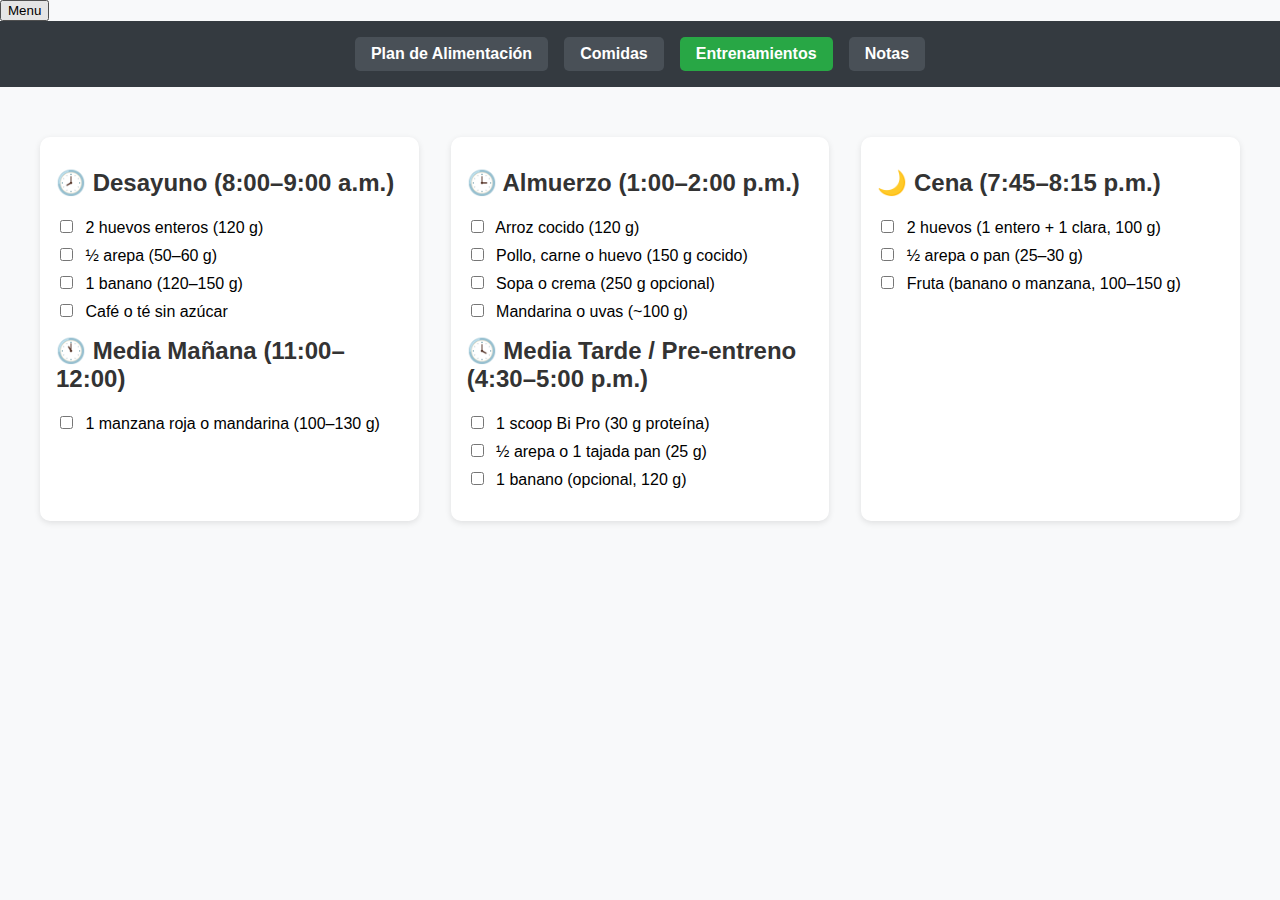
<file: index.html>
<!DOCTYPE html>
<html lang="es">
    <head>
        <meta charset="UTF-8" />
        <meta name="viewport" content="width=device-width, initial-scale=1.0" />
        <link rel="stylesheet" href="css/index.css" />
        <title>Dashboard Nutricional</title>
    </head>
    <body>
        <button class="nav-toggle" id="navToggle">Menu</button>
        <div class="sidebar-overlay" id="sidebarOverlay"></div>

        <nav id="sidebar">
            <a href="../index.html" class="tab-button">Plan de Alimentación</a>
            <a href="/pages/comidas.html" class="tab-button">Comidas</a>
            <a href="/pages/entrenamientos.html"
                class="tab-button active">Entrenamientos</a>
            <a href="#" id="btnNotas" class="tab-button">Notas</a>
        </nav>
        <br>

        <div class="container grid">
            <div class="column">
                <section>
                    <h2>🕗 Desayuno (8:00–9:00 a.m.)</h2>
                    <ul>
                        <li><label><input type="checkbox"> 2 huevos enteros (120
                                g)</label></li>
                        <li><label><input type="checkbox"> ½ arepa (50–60
                                g)</label></li>
                        <li><label><input type="checkbox"> 1 banano (120–150
                                g)</label></li>
                        <li><label><input type="checkbox"> Café o té sin
                                azúcar</label></li>
                    </ul>
                </section>
                <section>
                    <h2>🕚 Media Mañana (11:00–12:00)</h2>
                    <ul>
                        <li><label><input type="checkbox"> 1 manzana roja o
                                mandarina (100–130 g)</label></li>
                    </ul>
                </section>
            </div>

            <div class="column">
                <section>
                    <h2>🕒 Almuerzo (1:00–2:00 p.m.)</h2>
                    <ul>
                        <li><label><input type="checkbox"> Arroz cocido (120
                                g)</label></li>
                        <li><label><input type="checkbox"> Pollo, carne o huevo
                                (150 g cocido)</label></li>
                        <li><label><input type="checkbox"> Sopa o crema (250 g
                                opcional)</label></li>
                        <li><label><input type="checkbox"> Mandarina o uvas
                                (~100 g)</label></li>
                    </ul>
                </section>

                <section>
                    <h2>🕓 Media Tarde / Pre-entreno (4:30–5:00 p.m.)</h2>
                    <ul>
                        <li><label><input type="checkbox"> 1 scoop Bi Pro (30 g
                                proteína)</label></li>
                        <li><label><input type="checkbox"> ½ arepa o 1 tajada
                                pan (25 g)</label></li>
                        <li><label><input type="checkbox"> 1 banano (opcional,
                                120 g)</label></li>
                    </ul>
                </section>
            </div>

            <div class="column">
                <section>
                    <h2>🌙 Cena (7:45–8:15 p.m.)</h2>
                    <ul>
                        <li><label><input type="checkbox"> 2 huevos (1 entero +
                                1 clara, 100 g)</label></li>
                        <li><label><input type="checkbox"> ½ arepa o pan (25–30
                                g)</label></li>
                        <li><label><input type="checkbox"> Fruta (banano o
                                manzana, 100–150 g)</label></li>
                    </ul>
                </section>
            </div>
        </div>
        <script src="js/index.js"></script>
    </body>
</html>
</file>
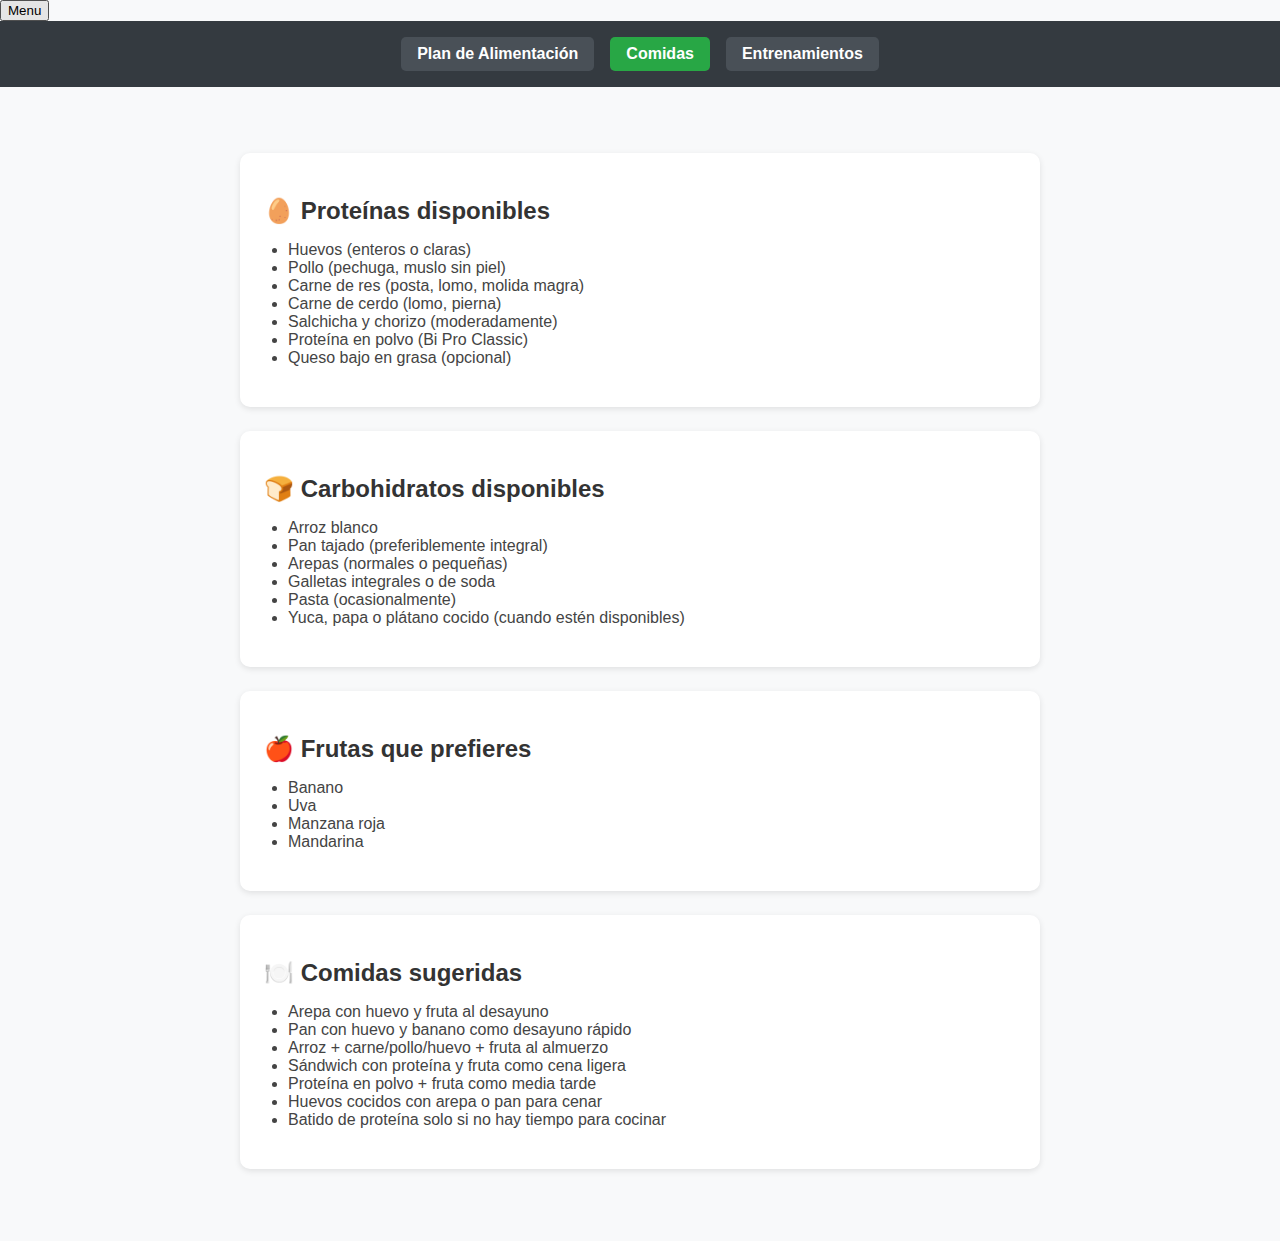
<file: pages/comidas.html>
<!DOCTYPE html>
<html lang="es">
    <head>
        <meta charset="UTF-8" />
        <meta name="viewport" content="width=device-width, initial-scale=1.0" />
        <link rel="stylesheet" href="../css/comida.css" />
        <title>Comidas Disponibles</title>
    </head>
    <body>
        <!-- <nav>
            <a href="../index.html" class="tab-button">Plan de Alimentación</a>
            <a href="comidas.html" class="tab-button active">Comidas</a>
            <a href="entrenamientos.html" class="tab-button">Entrenamientos</a>
        </nav> -->

        <button class="nav-toggle" id="navToggle">Menu</button>
        <div class="sidebar-overlay" id="sidebarOverlay"></div>

        <nav id="sidebar">
            <a href="../index.html" class="tab-button">Plan de Alimentación</a>
            <a href="comidas.html" class="tab-button">Comidas</a>
            <a href="entrenamientos.html"
                class="tab-button active">Entrenamientos</a>
        </nav>
        <br>

        <div class="container">
            <section>
                <h2>🥚 Proteínas disponibles</h2>
                <ul>
                    <li>Huevos (enteros o claras)</li>
                    <li>Pollo (pechuga, muslo sin piel)</li>
                    <li>Carne de res (posta, lomo, molida magra)</li>
                    <li>Carne de cerdo (lomo, pierna)</li>
                    <li>Salchicha y chorizo (moderadamente)</li>
                    <li>Proteína en polvo (Bi Pro Classic)</li>
                    <li>Queso bajo en grasa (opcional)</li>
                </ul>
            </section>

            <section>
                <h2>🍞 Carbohidratos disponibles</h2>
                <ul>
                    <li>Arroz blanco</li>
                    <li>Pan tajado (preferiblemente integral)</li>
                    <li>Arepas (normales o pequeñas)</li>
                    <li>Galletas integrales o de soda</li>
                    <li>Pasta (ocasionalmente)</li>
                    <li>Yuca, papa o plátano cocido (cuando estén
                        disponibles)</li>
                </ul>
            </section>

            <section>
                <h2>🍎 Frutas que prefieres</h2>
                <ul>
                    <li>Banano</li>
                    <li>Uva</li>
                    <li>Manzana roja</li>
                    <li>Mandarina</li>
                </ul>
            </section>

            <section>
                <h2>🍽️ Comidas sugeridas</h2>
                <ul>
                    <li>Arepa con huevo y fruta al desayuno</li>
                    <li>Pan con huevo y banano como desayuno rápido</li>
                    <li>Arroz + carne/pollo/huevo + fruta al almuerzo</li>
                    <li>Sándwich con proteína y fruta como cena ligera</li>
                    <li>Proteína en polvo + fruta como media tarde</li>
                    <li>Huevos cocidos con arepa o pan para cenar</li>
                    <li>Batido de proteína solo si no hay tiempo para
                        cocinar</li>
                </ul>
            </section>
        </div>

        <script src="../js/comida.js"></script>
    </body>
</html>
</file>
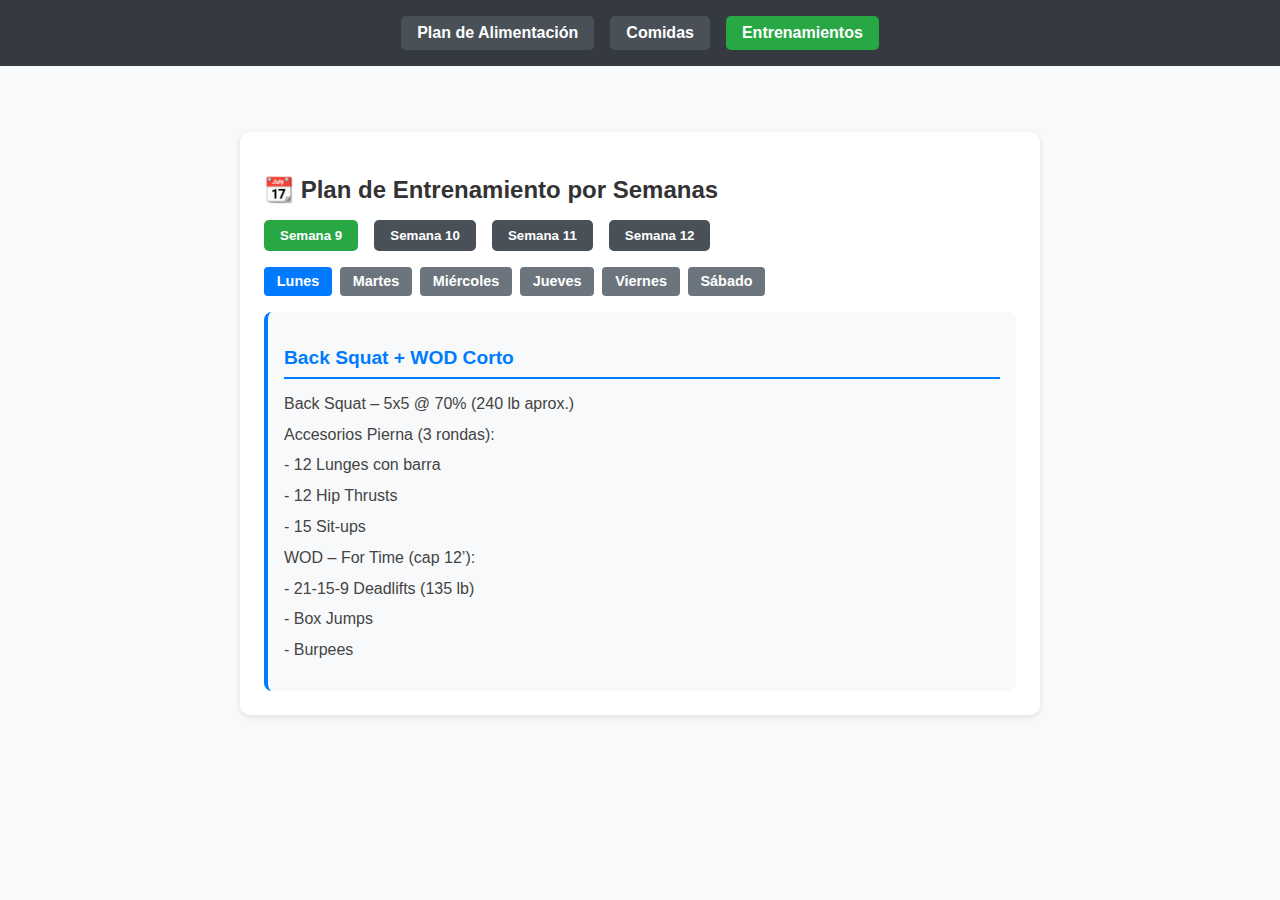
<file: pages/entrenamientos.html>
<!DOCTYPE html>
<html lang="es">
    <head>
        <meta charset="UTF-8" />
        <meta name="viewport" content="width=device-width, initial-scale=1.0" />
        <link rel="stylesheet" href="../css/entrenamiento.css" />
        <link rel="stylesheet" href="../assets/notas-panel.css" />
        <title>Entrenamientos</title>
    </head>
    <body>
        <button class="nav-toggle" id="navToggle">Menu</button>
        <div class="sidebar-overlay" id="sidebarOverlay"></div>

        <nav id="sidebar">
            <a href="../index.html" class="tab-button">Plan de Alimentación</a>
            <a href="comidas.html" class="tab-button">Comidas</a>
            <a href="entrenamientos.html"
                class="tab-button active">Entrenamientos</a>
            <!-- dentro de tu nav -->
            <!-- <button id="btnNotas" class="tab-button">Notas</button> -->
        </nav>

        <br>

        <div class="container">
            <section>
                <h2>📆 Plan de Entrenamiento por Semanas</h2>

                <div class="weeks">
                    <button class="week-tab active" data-week="semana1">Semana
                        9</button>
                    <button class="week-tab" data-week="semana2">Semana
                        10</button>
                    <button class="week-tab" data-week="semana3">Semana
                        11</button>
                    <button class="week-tab" data-week="semana4">Semana
                        12</button>
                </div>

                <!-- SEMANA 1 -->
                <div class="week-content active" id="semana1">
                    <div class="days">
                        <button class="day-tab active"
                            data-day="semana1-lunes">Lunes</button>
                        <button class="day-tab"
                            data-day="semana1-martes">Martes</button>
                        <button class="day-tab"
                            data-day="semana1-miercoles">Miércoles</button>
                        <button class="day-tab"
                            data-day="semana1-jueves">Jueves</button>
                        <button class="day-tab"
                            data-day="semana1-viernes">Viernes</button>
                        <button class="day-tab"
                            data-day="semana1-sabado">Sábado</button>
                    </div>

                    <div class="day-contents">
                        <div class="day-content active" id="semana1-lunes">
                        </div>

                        <div class="day-content" id="semana1-martes">

                        </div>

                        <div class="day-content" id="semana1-miercoles">

                        </div>

                        <div class="day-content" id="semana1-jueves">

                        </div>

                        <div class="day-content" id="semana1-viernes">

                        </div>

                        <div class="day-content" id="semana1-sabado">

                        </div>
                    </div>
                </div>

                <!-- SEMANA 2 -->
                <div class="week-content" id="semana2">
                    <div class="days">
                        <button class="day-tab active"
                            data-day="semana2-lunes">Lunes</button>
                        <button class="day-tab"
                            data-day="semana2-martes">Martes</button>
                        <button class="day-tab"
                            data-day="semana2-miercoles">Miércoles</button>
                        <button class="day-tab"
                            data-day="semana2-jueves">Jueves</button>
                        <button class="day-tab"
                            data-day="semana2-viernes">Viernes</button>
                        <button class="day-tab"
                            data-day="semana2-sabado">Sábado</button>
                    </div>

                    <div class="day-content active" id="semana2-lunes">

                    </div>

                    <div class="day-content" id="semana2-martes">

                    </div>

                    <div class="day-content" id="semana2-miercoles">

                    </div>

                    <div class="day-content" id="semana2-jueves">

                    </div>

                    <div class="day-content" id="semana2-viernes">

                    </div>

                    <div class="day-content" id="semana2-sabado">

                    </div>

                </div>

                <!-- SEMANA 3 -->
                <div class="week-content" id="semana3">
                    <div class="days">
                        <button class="day-tab active"
                            data-day="semana3-lunes">Lunes</button>
                        <button class="day-tab"
                            data-day="semana3-martes">Martes</button>
                        <button class="day-tab"
                            data-day="semana3-miercoles">Miércoles</button>
                        <button class="day-tab"
                            data-day="semana3-jueves">Jueves</button>
                        <button class="day-tab"
                            data-day="semana3-viernes">Viernes</button>
                        <button class="day-tab"
                            data-day="semana3-sabado">Sábado</button>
                    </div>

                    <div class="day-contents">
                        <div class="day-content active" id="semana3-lunes">

                        </div>

                        <div class="day-content" id="semana3-martes">

                        </div>

                        <div class="day-content" id="semana3-miercoles">

                        </div>

                        <div class="day-content" id="semana3-jueves">

                        </div>

                        <div class="day-content" id="semana3-viernes">

                        </div>

                        <div class="day-content" id="semana3-sabado">

                        </div>
                    </div>
                </div>

                <!-- SEMANA 4 -->
                <div class="week-content" id="semana4">
                    <div class="days">
                        <button class="day-tab active"
                            data-day="semana4-lunes">Lunes</button>
                        <button class="day-tab"
                            data-day="semana4-martes">Martes</button>
                        <button class="day-tab"
                            data-day="semana4-miercoles">Miércoles</button>
                        <button class="day-tab"
                            data-day="semana4-jueves">Jueves</button>
                        <button class="day-tab"
                            data-day="semana4-viernes">Viernes</button>
                        <button class="day-tab"
                            data-day="semana4-sabado">Sábado</button>
                    </div>

                    <div class="day-contents">
                        <div class="day-content active" id="semana4-lunes">

                        </div>

                        <div class="day-content" id="semana4-martes">

                        </div>

                        <div class="day-content" id="semana4-miercoles">

                        </div>
                        <div class="day-content" id="semana4-jueves">

                        </div>

                        <div class="day-content" id="semana4-viernes">

                        </div>

                        <div class="day-content" id="semana4-sabado">

                        </div>
                    </div>
                </div>
            </div>
        </div>

        <script src="../js/entrenamiento.js"></script>
        <script src="../js/automatic.js"></script>
        <!-- <script defer src="../assets/notas-panel.js"></script> -->
    </body>
</html>
</file>
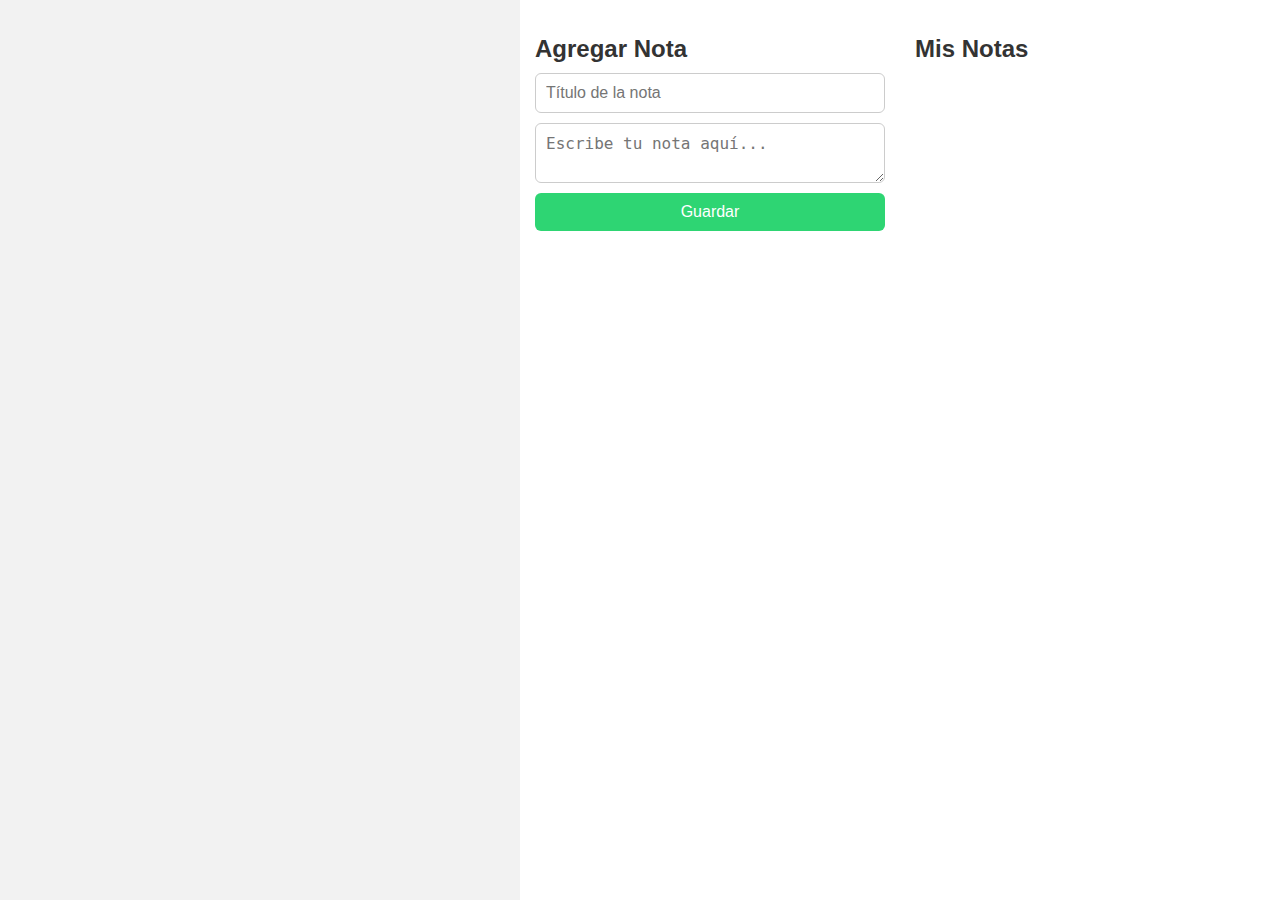
<file: pages/notas.html>
<!DOCTYPE html>
<html lang="es">
    <head>
        <meta charset="UTF-8">
        <meta name="viewport" content="width=device-width, initial-scale=1.0">
        <title>Notas</title>
        <link rel="stylesheet" href="/css/notas.css">
        <link rel="stylesheet" href="../assets/notas-panel.css">
    </head>
    <body>
        <!-- Barra superior -->
        <!-- <header class="header">
            <h1>Notas</h1>
            <button id="volver">⬅ Volver</button>
        </header> -->

        <!-- Formulario para nueva nota -->
        <section class="nueva-nota">
            <h2>Agregar Nota</h2>
            <form id="notaForm">
                <input type="text" id="titulo" placeholder="Título de la nota"
                    required>
                <textarea id="contenido" placeholder="Escribe tu nota aquí..."
                    required></textarea>
                <button type="submit">Guardar</button>
            </form>
        </section>

        <!-- Lista de notas -->
        <section class="lista-notas">
            <h2>Mis Notas</h2>
            <div id="notasContainer"></div>
        </section>

        <script src="/js/notas.js"></script>
        <script defer src="../assets/notas-panel.js"></script>
    </body>
</html>
</file>
<file: css/index.css>
/* index.css */

body {
    font-family: Arial, sans-serif;
    margin: 0;
    padding: 0;
    background-color: #f8f9fa;
}

nav {
    background-color: #343a40;
    padding: 1rem;
    display: flex;
    justify-content: center;
    gap: 1rem;
}

nav a {
    color: #fff;
    background-color: #495057;
    padding: 0.5rem 1rem;
    border-radius: 5px;
    text-decoration: none;
    font-weight: bold;
    transition: background-color 0.3s ease;
}

nav a:hover {
    background-color: #6c757d;
}

nav a.active {
    background-color: #28a745;
}

.container.grid {
    display: grid;
    grid-template-columns: repeat(3, 1fr);
    gap: 2rem;
    padding: 2rem;
    max-width: 1200px;
    margin: 0 auto;
}

.column {
    background-color: #ffffff;
    padding: 1rem;
    border-radius: 10px;
    box-shadow: 0 2px 6px rgba(0, 0, 0, 0.1);
}

h2 {
    color: #333;
    margin-top: 1rem;
}

ul {
    list-style: none;
    padding-left: 0;
}

li {
    margin-bottom: 0.5rem;
}

input[type="checkbox"] {
    margin-right: 0.5rem;
}

/* Responsivo para tablets y celulares */
@media (max-width: 1024px) {
    .container.grid {
        grid-template-columns: repeat(2, 1fr);
        /* 2 columnas en tablet */
    }
}

@media (max-width: 768px) {
    .container.grid {
        grid-template-columns: 1fr;
        /* 1 columna en celular */
    }

    nav {
        flex-direction: column;
        align-items: center;
    }

    nav a {
        width: 100%;
        text-align: center;
        margin-bottom: 0.5rem;
    }
}
</file>
<file: css/comida.css>
/* comida.css */

body {
    font-family: Arial, sans-serif;
    margin: 0;
    padding: 0;
    background-color: #f8f9fa;
}

nav {
    background-color: #343a40;
    padding: 1rem;
    display: flex;
    justify-content: center;
    gap: 1rem;
}

nav a {
    color: #fff;
    background-color: #495057;
    padding: 0.5rem 1rem;
    border-radius: 5px;
    text-decoration: none;
    font-weight: bold;
    transition: background-color 0.3s ease;
}

nav a:hover {
    background-color: #6c757d;
}

nav a.active {
    background-color: #28a745;
}

.container {
    max-width: 800px;
    margin: 2rem auto;
    padding: 1rem;
}

section {
    background-color: #fff;
    padding: 1.5rem;
    margin-bottom: 1.5rem;
    border-radius: 10px;
    box-shadow: 0 2px 6px rgba(0, 0, 0, 0.1);
}

h2 {
    color: #333;
    margin-bottom: 1rem;
}

ul {
    list-style: disc;
    padding-left: 1.5rem;
    color: #444;
}

/* Responsive */
@media (max-width: 768px) {
    nav {
        flex-direction: column;
        align-items: center;
    }

    nav a {
        width: 100%;
        text-align: center;
        margin-bottom: 0.5rem;
    }

    .container {
        padding: 1rem;
    }
}
</file>
<file: css/entrenamiento.css>
/* entrenamiento.css */

body {
    font-family: Arial, sans-serif;
    margin: 0;
    padding: 0;
    background-color: #f8f9fa;
}

nav {
    background-color: #343a40;
    padding: 1rem;
    display: flex;
    justify-content: center;
    gap: 1rem;
}

nav a {
    color: #fff;
    background-color: #495057;
    padding: 0.5rem 1rem;
    border-radius: 5px;
    text-decoration: none;
    font-weight: bold;
    transition: background-color 0.3s ease;
}

nav a:hover {
    background-color: #6c757d;
}

nav a.active {
    background-color: #28a745;
}

.container {
    max-width: 800px;
    margin: 2rem auto;
    padding: 1rem;
}

section {
    background-color: #fff;
    padding: 1.5rem;
    border-radius: 10px;
    box-shadow: 0 2px 6px rgba(0, 0, 0, 0.1);
}

h2 {
    color: #333;
    margin-bottom: 1rem;
}

ul {
    list-style: none;
    padding-left: 0;
    color: #444;
}

li {
    margin-bottom: 0.8rem;
}

p {
    margin-top: 1rem;
    font-style: italic;
    color: #666;
}

/* Tabs de semanas */
.weeks {
    display: flex;
    gap: 1rem;
    margin-bottom: 1rem;
    flex-wrap: wrap;
}

.week-tab {
    background-color: #495057;
    color: white;
    border: none;
    padding: 0.5rem 1rem;
    border-radius: 5px;
    cursor: pointer;
    font-weight: bold;
    transition: background-color 0.3s;
}

.week-tab:hover {
    background-color: #6c757d;
}

.week-tab.active {
    background-color: #28a745;
}

.week-content {
    display: none;
    margin-top: 1rem;
}

.week-content.active {
    display: block;
}

/* Tabs de días */
.days {
    display: flex;
    gap: 0.5rem;
    margin-bottom: 1rem;
    flex-wrap: wrap;
}

.day-tab {
    background-color: #6c757d;
    color: white;
    border: none;
    padding: 0.4rem 0.8rem;
    border-radius: 4px;
    cursor: pointer;
    font-size: 0.9rem;
    font-weight: bold;
    transition: background-color 0.3s;
}

.day-tab:hover {
    background-color: #5a6268;
}

.day-tab.active {
    background-color: #007bff;
}

/* Contenido de días */
.day-contents {
    margin-top: 1rem;
}

.day-content {
    display: none;
    padding: 1rem;
    background-color: #f8f9fa;
    border-radius: 8px;
    border-left: 4px solid #007bff;
}

.day-content.active {
    display: block;
}

.day-content h2 {
    color: #495057;
    margin-bottom: 0.5rem;
    font-size: 1.3rem;
}

.day-content h3 {
    color: #007bff;
    margin-bottom: 1rem;
    font-size: 1.2rem;
    border-bottom: 2px solid #007bff;
    padding-bottom: 0.5rem;
}

.day-content h4 {
    color: #495057;
    margin-bottom: 0.5rem;
    margin-top: 1rem;
    font-size: 1.1rem;
    font-weight: bold;
}

.exercise-section {
    margin-bottom: 1.5rem;
    padding: 1rem;
    background-color: #ffffff;
    border-radius: 6px;
    box-shadow: 0 1px 3px rgba(0, 0, 0, 0.1);
}

.exercise-list {
    margin: 0.5rem 0;
    padding-left: 1.5rem;
}

.exercise-list li {
    list-style-type: disc;
    margin-bottom: 0.3rem;
    color: #495057;
}

.rest-note {
    color: #6c757d;
    font-style: italic;
    margin: 0.5rem 0;
}

.time-cap {
    color: #dc3545;
    font-weight: bold;
    margin-top: 0.5rem;
}

/* Inicio de Estilos de la sidebar */
.nav-toggle {
    display: none;
    background-color: #343a40;
    color: white;
    border: none;
    padding: 0.8rem 1rem;
    /* padding: 1rem; */
    font-size: 1.2rem;
    cursor: pointer;
    width: 100%;
    text-align: left;
    position: fixed;
    z-index: 1001;
    min-width: 60px;
    box-shadow: 0 2px 6px rgba(0, 0, 0, 0.3);
    border-radius: 5px;
}

.nav-toggle:after {
    content: '☰';
    float: right;
    text-align: center;
}

.nav-toggle.active::after {
    content: '✕';
}

.sidebar-overlay {
    display: none;
    position: fixed;
    top: 0;
    left: 0;
    width: 100%;
    height: 100%;
    background-color: rgba(0, 0, 0, 0.5);
    z-index: 999;
}

.sidebar-overlay.acive {
    display: block;
}

/* Final de Estilos de la sidebar */

/* Responsive */
@media (max-width: 768px) {
    .nav-toggle {
        display: block;
    }

    nav {
        /* flex-direction: column;
        align-items: center; */
        position: fixed;
        top: 0;
        left: -250px;
        width: 250px;
        height: 100vh;
        flex-direction: column;
        align-items: stretch;
        gap: 0;
        padding: 70px 0 0 0;
        transition: left 0.3s ease;
        overflow-y: auto;
        z-index: 1000;
    }

    nav.active {
        left: 0;
    }

    nav a {
        /* width: 100%;
        text-align: center;
        margin-bottom: 0.5rem; */
        border-radius: 0;
        padding: 1rem 1.5rem;
        margin: 0;
        border-bottom: 1px solid #495057;
    }

    .container {
        padding: 0.5rem;
        margin-top: 0;
        padding-top: 70px;
    }

    .weeks {
        justify-content: center;
        gap: 0.5rem;
    }

    .week-tab {
        flex: 1;
        min-width: 80px;
        font-size: 0.9rem;
    }

    .days {
        justify-content: center;
        gap: 0.3rem;
        margin-bottom: 1rem;
    }

    .day-tab {
        flex: 1;
        min-width: 48px;
        padding: 0.4rem 0.3rem;
        font-size: 0.8rem;
        text-align: center;
    }

    /* Mejorar legibilidad en móviles */
    .day-content h3 {
        font-size: 1.1rem;
        line-height: 1.3;
    }

    .day-content h4 {
        font-size: 1rem;
        margin-top: 1rem;
    }

    .exercise-section {
        padding: 0.8rem;
        margin-bottom: 1rem;
    }

    .exercise-list li {
        font-size: 0.9rem;
        line-height: 1.4;
    }
}

/* Responsive para pantallas muy pequeñas */
@media (max-width: 480px) {
    .container {
        padding: 0.3rem;
        margin: 1rem auto;
    }

    section {
        padding: 1rem;
    }

    .weeks {
        flex-direction: column;
        gap: 0.5rem;
    }

    .week-tab {
        width: 100%;
        min-width: auto;
        padding: 0.6rem 1rem;
    }

    .days {
        flex-wrap: wrap;
        gap: 0.3rem;
    }

    .day-tab {
        flex: 1 1 calc(33.333% - 0.2rem);
        min-width: 0;
        font-size: 0.75rem;
        padding: 0.5rem 0.2rem;
        white-space: nowrap;
        overflow: hidden;
        text-overflow: ellipsis;
    }

    /* Ajustar específicamente para días con nombres largos */
    .day-tab[data-day*="miercoles"] {
        font-size: 0.7rem;
    }

    .day-content h3 {
        font-size: 1rem;
        line-height: 1.2;
    }

    .exercise-section {
        padding: 0.6rem;
    }

    .exercise-list li {
        font-size: 0.85rem;
    }
}
</file>
<file: assets/notas-panel.css>
/* Panel oculto por defecto */
#notesPanel {
    display: none;
    /* 👈 clave para que no se muestre al cargar */
    position: fixed;
    top: 0;
    right: 0;
    width: 300px;
    height: 100%;
    background: #fff;
    box-shadow: -2px 0 8px rgba(0, 0, 0, 0.3);
    flex-direction: column;
    z-index: 1000;
    padding: 10px;
}

/* Cabecera */
#notesPanel .notes-header {
    display: flex;
    justify-content: space-between;
    align-items: center;
    border-bottom: 1px solid #ccc;
    padding-bottom: 5px;
    margin-bottom: 10px;
}

/* Textarea */
#notesPanel textarea {
    width: 100%;
    height: 80px;
    margin-bottom: 10px;
    padding: 8px;
    resize: none;
}

/* Botón guardar */
#notesPanel button {
    background: #28a745;
    color: white;
    border: none;
    padding: 6px 12px;
    border-radius: 5px;
    cursor: pointer;
}

#notesPanel button:hover {
    background: #218838;
}

/* assets/notas-panel.css */
.notas-overlay {
  position: fixed;
  inset: 0;
  background: rgba(0,0,0,0.35);
  opacity: 0;
  pointer-events: none;
  transition: opacity .25s ease;
  z-index: 9999;
}

.notas-overlay.open {
  opacity: 1;
  pointer-events: auto;
}

.notas-sidebar {
  position: absolute;
  top: 0;
  right: -420px;
  width: min(420px, 100vw);
  height: 100%;
  background: #fff;
  box-shadow: -2px 0 12px rgba(0,0,0,.25);
  transition: right .3s ease;
  border-radius: 8px 0 0 8px;
  display: flex;
  flex-direction: column;
  overflow: hidden;
}

.notas-overlay.open .notas-sidebar {
  right: 0;
}

.notas-toolbar {
  display: flex;
  justify-content: space-between;
  align-items: center;
  padding: 10px 12px;
  border-bottom: 1px solid #eee;
}

.notas-title { font-weight: 700; }
.notas-close {
  background: transparent;
  border: none;
  font-size: 1.4rem;
  cursor: pointer;
}

.notas-iframe {
  border: 0;
  width: 100%;
  height: calc(100% - 48px);
}

/* móvil: ocupa toda la pantalla */
@media (max-width: 768px) {
  .notas-sidebar { width: 100vw; right: -100vw; border-radius: 0; }
  .notas-overlay.open .notas-sidebar { right: 0; }
}

/* Móvil: panel ocupa toda la pantalla (modal fullscreen) */
@media (max-width: 768px) {
    .notas-sidebar {
        width: 100vw;
        right: -100vw;
        border-radius: 0;
    }
}
</file>
<file: css/notas.css>
/* ====== Estilos base ====== */
body {
    margin: 0;
    font-family: Arial, sans-serif;
    background: #f8f9fa;
    color: #333;
}

/* ====== Header ====== */
.header {
    display: flex;
    justify-content: space-between;
    align-items: center;
    background: #343a40;
    color: #fff;
    padding: 10px 20px;
}

.header h1 {
    font-size: 1.5rem;
}

.header button {
    background: #ff4757;
    border: none;
    padding: 8px 12px;
    color: #fff;
    font-size: 0.9rem;
    border-radius: 5px;
    cursor: pointer;
}

.header button:hover {
    background: #e84118;
}

/* ====== Formulario de nueva nota ====== */
.nueva-nota {
    padding: 15px;
}

.nueva-nota h2 {
    margin-bottom: 10px;
}

#notaForm {
    display: flex;
    flex-direction: column;
    gap: 10px;
}

#notaForm input,
#notaForm textarea {
    padding: 10px;
    border: 1px solid #ccc;
    border-radius: 6px;
    font-size: 1rem;
}

#notaForm button {
    background: #2ed573;
    border: none;
    padding: 10px;
    color: #fff;
    font-size: 1rem;
    border-radius: 6px;
    cursor: pointer;
}

#notaForm button:hover {
    background: #1eae60;
}

/* ====== Lista de notas ====== */
.lista-notas {
    padding: 15px;
}

.lista-notas h2 {
    margin-bottom: 10px;
}

#notasContainer {
    display: grid;
    gap: 15px;
}

.nota {
    background: #fff;
    border: 1px solid #ddd;
    border-radius: 8px;
    padding: 12px;
    box-shadow: 0px 2px 6px rgba(0, 0, 0, 0.1);
}

.nota h3 {
    margin: 0 0 8px 0;
    font-size: 1.1rem;
    color: #2f3542;
}

.nota p {
    font-size: 0.95rem;
    margin: 0 0 10px 0;
    color: #555;
}

/* Botones dentro de cada nota */
.nota .acciones {
    display: flex;
    gap: 10px;
}

.nota button {
    border: none;
    padding: 6px 10px;
    border-radius: 4px;
    cursor: pointer;
    font-size: 0.8rem;
}

.nota .editar {
    background: #1e90ff;
    color: #fff;
}

.nota .eliminar {
    background: #ff4757;
    color: #fff;
}

/* Panel de notas lateral */
.notas-panel {
    position: fixed;
    top: 0;
    right: -400px;
    /* Oculto al inicio */
    width: 350px;
    height: 100%;
    background: #fff;
    box-shadow: -2px 0 8px rgba(0, 0, 0, 0.2);
    padding: 15px;
    display: flex;
    flex-direction: column;
    transition: right 0.3s ease-in-out;
    z-index: 2000;
}

.notas-panel.active {
    right: 0;
    /* Se muestra */
}

.notas-header {
    display: flex;
    justify-content: space-between;
    align-items: center;
}

.notas-header h2 {
    margin: 0;
}

.notas-header button {
    background: red;
    border: none;
    color: white;
    padding: 5px 8px;
    border-radius: 4px;
    cursor: pointer;
}

/* Botón con mismo estilo que los links de la nav */
.nav-btn {
    color: #fff;
    background-color: #495057;
    padding: 0.5rem 1rem;
    border-radius: 5px;
    text-decoration: none;
    font-weight: bold;
    transition: background-color 0.3s ease;
    border: none;
    width: 100%;
    text-align: left;
    cursor: pointer;
}

.nav-btn:hover {
    background-color: #6c757d;
}

.nav-btn.active {
    background-color: #28a745;
}


/* ====== Responsive ====== */

/* En pantallas grandes (desktop): sidebar a la derecha */
@media (min-width: 768px) {
    body {
        display: flex;
        justify-content: flex-end;
    }

    .header {
        border-radius: 8px 8px 0 0;
    }

    /* Simulación de sidebar */
    body {
        background: rgba(0, 0, 0, 0.05);
    }

    html,
    body {
        height: 100%;
    }

    section {
        background: #fff;
    }

    .nueva-nota,
    .lista-notas {
        width: 350px;
    }
}

/* En móviles: pantalla completa */
@media (max-width: 767px) {
    body {
        display: block;
        background: #fff;
    }

    .header {
        border-radius: 0;
    }

    .nueva-nota,
    .lista-notas {
        width: 100%;
    }
}
</file>
